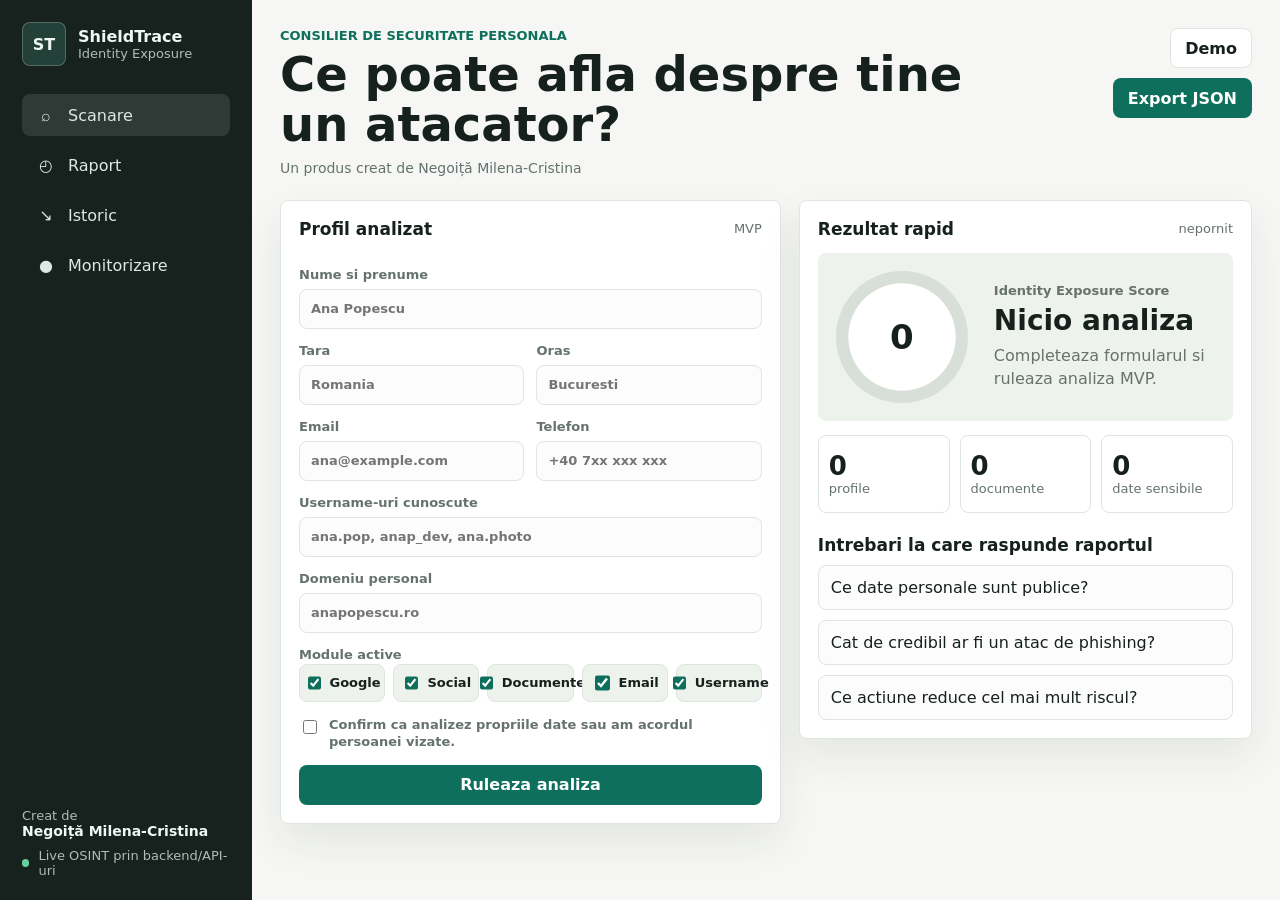
<file: index.html>
<!doctype html>
<html lang="ro">
  <head>
    <meta charset="UTF-8" />
    <meta name="viewport" content="width=device-width, initial-scale=1.0" />
    <meta name="author" content="Negoiță Milena-Cristina" />
    <meta
      name="description"
      content="ShieldTrace este un MVP de identity exposure creat de Negoiță Milena-Cristina."
    />
    <title>ShieldTrace | Identity Exposure</title>
    <link rel="stylesheet" href="./styles.css" />
  </head>
  <body>
    <div class="app-shell">
      <aside class="sidebar">
        <div class="brand">
          <div class="brand-mark">ST</div>
          <div>
            <strong>ShieldTrace</strong>
            <span>Identity Exposure</span>
          </div>
        </div>

        <nav class="nav-list" aria-label="Navigare principala">
          <button class="nav-item active" data-view="scan" type="button" title="Scanare">
            <span class="icon">⌕</span>
            <span>Scanare</span>
          </button>
          <button class="nav-item" data-view="report" type="button" title="Raport">
            <span class="icon">◴</span>
            <span>Raport</span>
          </button>
          <button class="nav-item" data-view="history" type="button" title="Istoric">
            <span class="icon">↘</span>
            <span>Istoric</span>
          </button>
          <button class="nav-item" data-view="monitoring" type="button" title="Monitorizare">
            <span class="icon">●</span>
            <span>Monitorizare</span>
          </button>
        </nav>

        <div class="sidebar-footer">
          <div class="creator-line">Creat de <strong>Negoiță Milena-Cristina</strong></div>
          <div class="demo-line">
            <span class="status-dot"></span>
            <span>Live OSINT prin backend/API-uri</span>
          </div>
        </div>
      </aside>

      <main class="workspace">
        <header class="topbar">
          <div>
            <p class="eyebrow">Consilier de securitate personala</p>
            <h1>Ce poate afla despre tine un atacator?</h1>
            <p class="creator-note">Un produs creat de Negoiță Milena-Cristina</p>
          </div>
          <div class="topbar-actions">
            <button class="ghost-button" id="loadSample" type="button">Demo</button>
            <button class="primary-button" id="exportReport" type="button">Export JSON</button>
          </div>
        </header>

        <section class="view active" id="view-scan">
          <div class="layout-grid">
            <form class="panel form-panel" id="scanForm">
              <div class="section-heading">
                <h2>Profil analizat</h2>
                <span>MVP</span>
              </div>

              <label>
                <span>Nume si prenume</span>
                <input name="fullName" autocomplete="name" placeholder="Ana Popescu" required />
              </label>

              <div class="two-col">
                <label>
                  <span>Tara</span>
                  <input name="country" autocomplete="country-name" placeholder="Romania" required />
                </label>
                <label>
                  <span>Oras</span>
                  <input name="city" autocomplete="address-level2" placeholder="Bucuresti" />
                </label>
              </div>

              <div class="two-col">
                <label>
                  <span>Email</span>
                  <input name="email" autocomplete="email" placeholder="ana@example.com" />
                </label>
                <label>
                  <span>Telefon</span>
                  <input name="phone" autocomplete="tel" placeholder="+40 7xx xxx xxx" />
                </label>
              </div>

              <label>
                <span>Username-uri cunoscute</span>
                <input name="usernames" placeholder="ana.pop, anap_dev, ana.photo" />
              </label>

              <label>
                <span>Domeniu personal</span>
                <input name="domain" placeholder="anapopescu.ro" />
              </label>

              <fieldset class="module-grid">
                <legend>Module active</legend>
                <label class="check-card">
                  <input type="checkbox" name="modules" value="google" checked />
                  <span>Google</span>
                </label>
                <label class="check-card">
                  <input type="checkbox" name="modules" value="social" checked />
                  <span>Social</span>
                </label>
                <label class="check-card">
                  <input type="checkbox" name="modules" value="documents" checked />
                  <span>Documente</span>
                </label>
                <label class="check-card">
                  <input type="checkbox" name="modules" value="email" checked />
                  <span>Email</span>
                </label>
                <label class="check-card">
                  <input type="checkbox" name="modules" value="username" checked />
                  <span>Username</span>
                </label>
              </fieldset>

              <label class="consent-row">
                <input type="checkbox" name="consent" required />
                <span>Confirm ca analizez propriile date sau am acordul persoanei vizate.</span>
              </label>

              <button class="primary-button full" type="submit">Ruleaza analiza</button>
            </form>

            <section class="panel live-panel">
              <div class="section-heading">
                <h2>Rezultat rapid</h2>
                <span id="scanState">nepornit</span>
              </div>

              <div class="score-card">
                <div class="score-ring" id="scoreRing" style="--score: 0">
                  <span id="scoreValue">0</span>
                </div>
                <div>
                  <p class="score-label">Identity Exposure Score</p>
                  <h3 id="riskLevel">Nicio analiza</h3>
                  <p id="riskSummary">Completeaza formularul si ruleaza analiza MVP.</p>
                </div>
              </div>

              <div class="metrics-row" id="metricsRow">
                <div><strong>0</strong><span>profile</span></div>
                <div><strong>0</strong><span>documente</span></div>
                <div><strong>0</strong><span>date sensibile</span></div>
              </div>

              <div class="section-heading compact">
                <h2>Intrebari la care raspunde raportul</h2>
              </div>
              <div class="question-list">
                <span>Ce date personale sunt publice?</span>
                <span>Cat de credibil ar fi un atac de phishing?</span>
                <span>Ce actiune reduce cel mai mult riscul?</span>
              </div>
            </section>
          </div>
        </section>

        <section class="view" id="view-report">
          <div class="report-grid">
            <section class="panel report-main">
              <div class="section-heading">
                <h2>Raport de expunere</h2>
                <span id="reportDate">-</span>
              </div>
              <div id="aiAnalysis" class="analysis-box">
                Ruleaza o analiza pentru a genera raportul.
              </div>
              <div class="section-heading compact">
                <h2>Date gasite online</h2>
                <span>justificare scor</span>
              </div>
              <div class="evidence-list" id="evidenceList"></div>
              <div class="section-heading compact">
                <h2>Factori de risc</h2>
                <span>punctaj</span>
              </div>
              <div class="finding-table" id="findingTable"></div>
            </section>

            <section class="panel">
              <div class="section-heading">
                <h2>Recomandari</h2>
                <span>impact</span>
              </div>
              <div class="recommendation-list" id="recommendations"></div>
            </section>
          </div>
        </section>

        <section class="view" id="view-history">
          <section class="panel">
            <div class="section-heading">
              <h2>Evolutia scorului</h2>
              <span>ultimele scanari</span>
            </div>
            <div class="chart" id="historyChart"></div>
          </section>
        </section>

        <section class="view" id="view-monitoring">
          <section class="panel">
            <div class="section-heading">
              <h2>Monitorizare</h2>
              <span>saptamanal</span>
            </div>
            <div class="alert-list" id="alertsList"></div>
          </section>
        </section>
      </main>
    </div>

    <script src="./app.js"></script>
  </body>
</html>
</file>
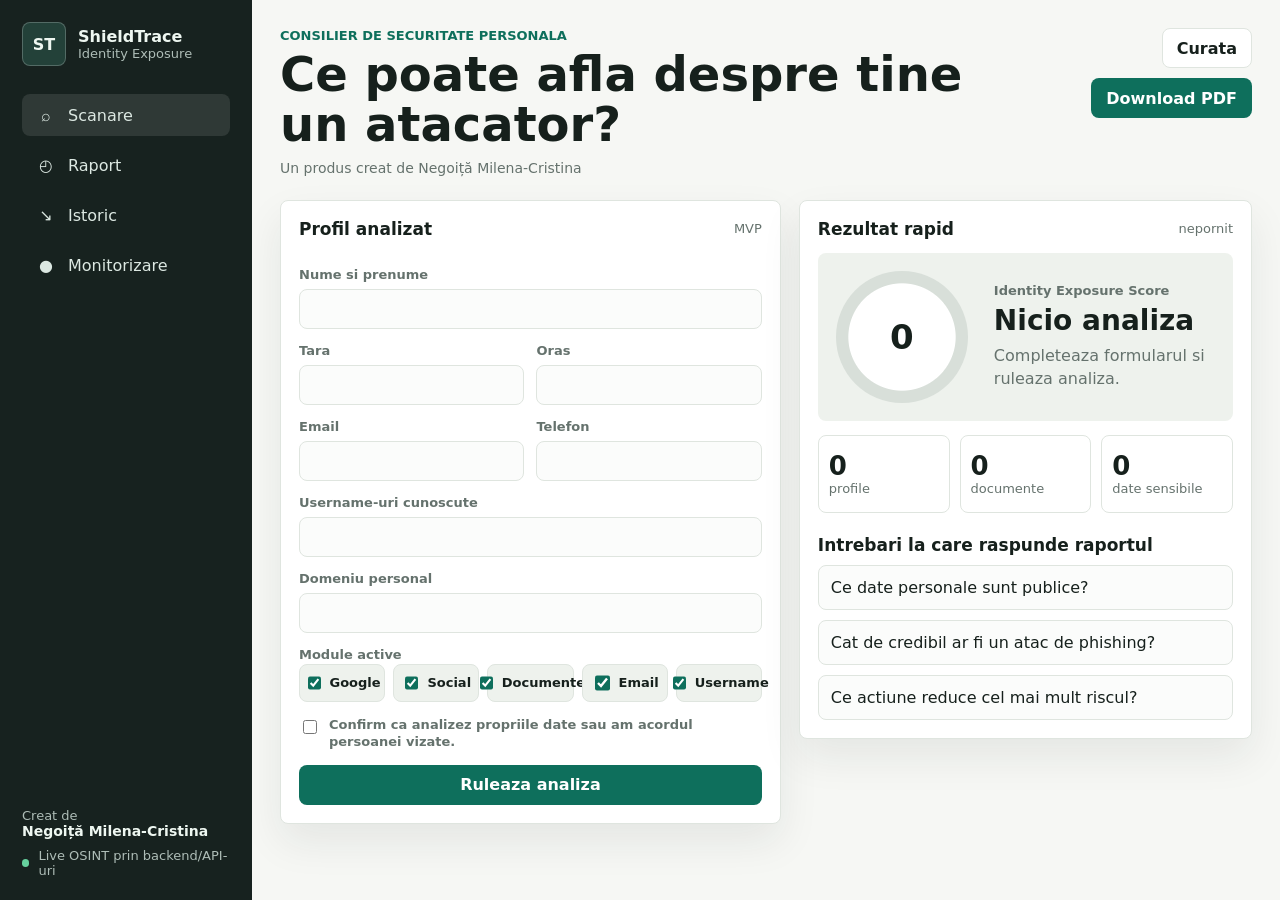
<file: outputs/index.html>
<!doctype html>
<html lang="ro">
  <head>
    <meta charset="UTF-8" />
    <meta name="viewport" content="width=device-width, initial-scale=1.0" />
    <meta name="author" content="Negoiță Milena-Cristina" />
    <meta
      name="description"
      content="ShieldTrace este un MVP de identity exposure creat de Negoiță Milena-Cristina."
    />
    <title>ShieldTrace | Identity Exposure</title>
    <link rel="stylesheet" href="./styles.css" />
  </head>
  <body>
    <div class="app-shell">
      <aside class="sidebar">
        <div class="brand">
          <div class="brand-mark">ST</div>
          <div>
            <strong>ShieldTrace</strong>
            <span>Identity Exposure</span>
          </div>
        </div>

        <nav class="nav-list" aria-label="Navigare principala">
          <button class="nav-item active" data-view="scan" type="button" title="Scanare">
            <span class="icon">⌕</span>
            <span>Scanare</span>
          </button>
          <button class="nav-item" data-view="report" type="button" title="Raport">
            <span class="icon">◴</span>
            <span>Raport</span>
          </button>
          <button class="nav-item" data-view="history" type="button" title="Istoric">
            <span class="icon">↘</span>
            <span>Istoric</span>
          </button>
          <button class="nav-item" data-view="monitoring" type="button" title="Monitorizare">
            <span class="icon">●</span>
            <span>Monitorizare</span>
          </button>
        </nav>

        <div class="sidebar-footer">
          <div class="creator-line">Creat de <strong>Negoiță Milena-Cristina</strong></div>
          <div class="status-line">
            <span class="status-dot"></span>
            <span>Live OSINT prin backend/API-uri</span>
          </div>
        </div>
      </aside>

      <main class="workspace">
        <header class="topbar">
          <div>
            <p class="eyebrow">Consilier de securitate personala</p>
            <h1>Ce poate afla despre tine un atacator?</h1>
            <p class="creator-note">Un produs creat de Negoiță Milena-Cristina</p>
          </div>
          <div class="topbar-actions">
            <button class="ghost-button" id="clearForm" type="button">Curata</button>
            <button class="primary-button" id="exportReport" type="button">Download PDF</button>
          </div>
        </header>

        <section class="view active" id="view-scan">
          <div class="layout-grid">
            <form class="panel form-panel" id="scanForm">
              <div class="section-heading">
                <h2>Profil analizat</h2>
                <span>MVP</span>
              </div>

              <label>
                <span>Nume si prenume</span>
                <input name="fullName" autocomplete="name" required />
              </label>

              <div class="two-col">
                <label>
                  <span>Tara</span>
                  <input name="country" autocomplete="country-name" required />
                </label>
                <label>
                  <span>Oras</span>
                  <input name="city" autocomplete="address-level2" />
                </label>
              </div>

              <div class="two-col">
                <label>
                  <span>Email</span>
                  <input name="email" autocomplete="email" />
                </label>
                <label>
                  <span>Telefon</span>
                  <input name="phone" autocomplete="tel" />
                </label>
              </div>

              <label>
                <span>Username-uri cunoscute</span>
                <input name="usernames" />
              </label>

              <label>
                <span>Domeniu personal</span>
                <input name="domain" />
              </label>

              <fieldset class="module-grid">
                <legend>Module active</legend>
                <label class="check-card">
                  <input type="checkbox" name="modules" value="google" checked />
                  <span>Google</span>
                </label>
                <label class="check-card">
                  <input type="checkbox" name="modules" value="social" checked />
                  <span>Social</span>
                </label>
                <label class="check-card">
                  <input type="checkbox" name="modules" value="documents" checked />
                  <span>Documente</span>
                </label>
                <label class="check-card">
                  <input type="checkbox" name="modules" value="email" checked />
                  <span>Email</span>
                </label>
                <label class="check-card">
                  <input type="checkbox" name="modules" value="username" checked />
                  <span>Username</span>
                </label>
              </fieldset>

              <label class="consent-row">
                <input type="checkbox" name="consent" required />
                <span>Confirm ca analizez propriile date sau am acordul persoanei vizate.</span>
              </label>

              <button class="primary-button full" type="submit">Ruleaza analiza</button>
            </form>

            <section class="panel live-panel">
              <div class="section-heading">
                <h2>Rezultat rapid</h2>
                <span id="scanState">nepornit</span>
              </div>

              <div class="score-card">
                <div class="score-ring" id="scoreRing" style="--score: 0">
                  <span id="scoreValue">0</span>
                </div>
                <div>
                  <p class="score-label">Identity Exposure Score</p>
                  <h3 id="riskLevel">Nicio analiza</h3>
                  <p id="riskSummary">Completeaza formularul si ruleaza analiza.</p>
                </div>
              </div>

              <div class="metrics-row" id="metricsRow">
                <div><strong>0</strong><span>profile</span></div>
                <div><strong>0</strong><span>documente</span></div>
                <div><strong>0</strong><span>date sensibile</span></div>
              </div>

              <div class="section-heading compact">
                <h2>Intrebari la care raspunde raportul</h2>
              </div>
              <div class="question-list">
                <span>Ce date personale sunt publice?</span>
                <span>Cat de credibil ar fi un atac de phishing?</span>
                <span>Ce actiune reduce cel mai mult riscul?</span>
              </div>
            </section>
          </div>
        </section>

        <section class="view" id="view-report">
          <div class="report-grid">
            <section class="panel report-main">
              <div class="section-heading">
                <h2>Raport de expunere</h2>
                <span id="reportDate">-</span>
              </div>
              <div id="aiAnalysis" class="analysis-box">
                Ruleaza o analiza pentru a genera raportul.
              </div>
              <div class="section-heading compact">
                <h2>Date gasite online</h2>
                <span>justificare scor</span>
              </div>
              <div class="evidence-list" id="evidenceList"></div>
              <div class="section-heading compact">
                <h2>Factori de risc</h2>
                <span>punctaj</span>
              </div>
              <div class="finding-table" id="findingTable"></div>
            </section>

            <section class="panel">
              <div class="section-heading">
                <h2>Recomandari</h2>
                <span>impact</span>
              </div>
              <div class="recommendation-list" id="recommendations"></div>
            </section>
          </div>
        </section>

        <section class="view" id="view-history">
          <section class="panel">
            <div class="section-heading">
              <h2>Evolutia scorului</h2>
              <span>ultimele scanari</span>
            </div>
            <div class="chart" id="historyChart"></div>
          </section>
        </section>

        <section class="view" id="view-monitoring">
          <section class="panel">
            <div class="section-heading">
              <h2>Monitorizare</h2>
              <span>saptamanal</span>
            </div>
            <div class="alert-list" id="alertsList"></div>
          </section>
        </section>
      </main>
    </div>

    <script src="./app.js"></script>
  </body>
</html>
</file>
<file: styles.css>
:root {
  color-scheme: light;
  --bg: #f6f7f4;
  --surface: #ffffff;
  --surface-2: #eef2ed;
  --ink: #16201c;
  --muted: #65726d;
  --line: #dfe5df;
  --accent: #0e6f5c;
  --accent-2: #d85f38;
  --warn: #c58a16;
  --danger: #b93232;
  --ok: #21845b;
  --shadow: 0 18px 40px rgba(28, 39, 34, 0.08);
}

* {
  box-sizing: border-box;
}

body {
  margin: 0;
  min-height: 100vh;
  background: var(--bg);
  color: var(--ink);
  font-family:
    Inter, ui-sans-serif, system-ui, -apple-system, BlinkMacSystemFont, "Segoe UI",
    sans-serif;
}

button,
input {
  font: inherit;
}

.app-shell {
  display: grid;
  grid-template-columns: 252px minmax(0, 1fr);
  min-height: 100vh;
}

.sidebar {
  display: flex;
  flex-direction: column;
  gap: 28px;
  padding: 22px;
  background: #17221f;
  color: #eef7f1;
}

.brand {
  display: flex;
  align-items: center;
  gap: 12px;
}

.brand-mark {
  display: grid;
  width: 44px;
  height: 44px;
  place-items: center;
  border: 1px solid rgba(255, 255, 255, 0.22);
  background: #234139;
  border-radius: 8px;
  font-weight: 800;
}

.brand span {
  display: block;
  color: #aebdb7;
  font-size: 13px;
}

.nav-list {
  display: grid;
  gap: 8px;
}

.nav-item {
  display: flex;
  align-items: center;
  gap: 10px;
  width: 100%;
  min-height: 42px;
  border: 0;
  border-radius: 8px;
  background: transparent;
  color: #dce8e2;
  cursor: pointer;
  padding: 0 12px;
  text-align: left;
}

.nav-item:hover,
.nav-item.active {
  background: rgba(255, 255, 255, 0.1);
}

.icon {
  display: grid;
  width: 24px;
  height: 24px;
  place-items: center;
}

.sidebar-footer,
.demo-line {
  display: flex;
  align-items: center;
  gap: 9px;
  color: #aebdb7;
  font-size: 13px;
}

.sidebar-footer {
  flex-direction: column;
  align-items: flex-start;
  margin-top: auto;
}

.creator-line strong {
  display: block;
  color: #eef7f1;
  font-size: 14px;
}

.status-dot {
  width: 8px;
  height: 8px;
  background: #66d19e;
  border-radius: 50%;
}

.workspace {
  padding: 28px;
  overflow: auto;
}

.topbar {
  display: flex;
  align-items: flex-start;
  justify-content: space-between;
  gap: 16px;
  margin-bottom: 24px;
}

.eyebrow {
  margin: 0 0 6px;
  color: var(--accent);
  font-size: 13px;
  font-weight: 700;
  text-transform: uppercase;
}

.creator-note {
  margin: 10px 0 0;
  color: var(--muted);
  font-size: 14px;
}

h1,
h2,
h3,
p {
  margin-top: 0;
}

h1 {
  max-width: 760px;
  margin-bottom: 0;
  font-size: clamp(28px, 4vw, 48px);
  line-height: 1.05;
}

h2 {
  margin-bottom: 0;
  font-size: 17px;
}

.topbar-actions {
  display: flex;
  gap: 10px;
  flex-wrap: wrap;
  justify-content: flex-end;
}

.primary-button,
.ghost-button {
  min-height: 40px;
  border-radius: 8px;
  border: 1px solid transparent;
  cursor: pointer;
  padding: 0 14px;
  font-weight: 700;
}

.primary-button {
  background: var(--accent);
  color: white;
}

.primary-button:hover {
  background: #0a5d4c;
}

.ghost-button {
  border-color: var(--line);
  background: var(--surface);
  color: var(--ink);
}

.full {
  width: 100%;
}

.view {
  display: none;
}

.view.active {
  display: block;
}

.layout-grid,
.report-grid {
  display: grid;
  grid-template-columns: minmax(320px, 1.05fr) minmax(300px, 0.95fr);
  gap: 18px;
  align-items: start;
}

.panel {
  border: 1px solid var(--line);
  background: var(--surface);
  border-radius: 8px;
  box-shadow: var(--shadow);
  padding: 18px;
}

.form-panel {
  display: grid;
  gap: 14px;
}

.section-heading {
  display: flex;
  align-items: center;
  justify-content: space-between;
  gap: 14px;
  margin-bottom: 14px;
}

.section-heading span {
  color: var(--muted);
  font-size: 13px;
}

.compact {
  margin-top: 22px;
  margin-bottom: 10px;
}

label {
  display: grid;
  gap: 7px;
  color: var(--muted);
  font-size: 13px;
  font-weight: 650;
}

input[type="text"],
input[type="email"],
input[type="tel"],
input:not([type]) {
  width: 100%;
}

input[type="text"],
input[type="email"],
input[type="tel"],
input:not([type]) {
  min-height: 40px;
  border: 1px solid var(--line);
  border-radius: 8px;
  background: #fbfcfb;
  color: var(--ink);
  padding: 0 11px;
}

input[type="checkbox"] {
  width: 16px;
  height: 16px;
  accent-color: var(--accent);
}

input:focus {
  border-color: var(--accent);
  outline: 3px solid rgba(14, 111, 92, 0.14);
}

.two-col {
  display: grid;
  grid-template-columns: 1fr 1fr;
  gap: 12px;
}

.module-grid {
  display: grid;
  grid-template-columns: repeat(5, minmax(0, 1fr));
  gap: 8px;
  border: 0;
  margin: 0;
  padding: 0;
}

.module-grid legend {
  grid-column: 1 / -1;
  color: var(--muted);
  font-size: 13px;
  font-weight: 700;
  padding: 0 0 2px;
}

.check-card {
  display: flex;
  min-height: 38px;
  align-items: center;
  justify-content: center;
  gap: 6px;
  border: 1px solid var(--line);
  border-radius: 8px;
  background: var(--surface-2);
  color: var(--ink);
  padding: 0 8px;
}

.consent-row {
  display: flex;
  align-items: flex-start;
  gap: 9px;
  line-height: 1.35;
}

.score-card {
  display: grid;
  grid-template-columns: 140px minmax(0, 1fr);
  gap: 18px;
  align-items: center;
  padding: 18px;
  background: var(--surface-2);
  border-radius: 8px;
}

.score-ring {
  display: grid;
  width: 132px;
  height: 132px;
  place-items: center;
  border-radius: 50%;
  background:
    radial-gradient(circle at center, var(--surface) 0 57%, transparent 58%),
    conic-gradient(var(--ring-color, var(--accent)) calc(var(--score) * 1%), #d8dfd9 0);
}

.score-ring span {
  font-size: 34px;
  font-weight: 850;
}

.score-label {
  margin-bottom: 6px;
  color: var(--muted);
  font-size: 13px;
  font-weight: 700;
}

.score-card h3 {
  margin-bottom: 7px;
  font-size: 28px;
}

.score-card p:last-child {
  margin-bottom: 0;
  color: var(--muted);
  line-height: 1.45;
}

.metrics-row {
  display: grid;
  grid-template-columns: repeat(3, 1fr);
  gap: 10px;
  margin-top: 14px;
}

.metrics-row div {
  display: grid;
  min-height: 78px;
  align-content: center;
  border: 1px solid var(--line);
  border-radius: 8px;
  padding: 10px;
}

.metrics-row strong {
  font-size: 26px;
}

.metrics-row span {
  color: var(--muted);
  font-size: 13px;
}

.question-list,
.evidence-list,
.recommendation-list,
.alert-list {
  display: grid;
  gap: 10px;
}

.question-list span,
.alert-item,
.recommendation,
.evidence-card,
.finding-row {
  border: 1px solid var(--line);
  border-radius: 8px;
  background: #fbfcfb;
  padding: 12px;
}

.analysis-box {
  margin-bottom: 14px;
  border-left: 4px solid var(--accent);
  background: var(--surface-2);
  border-radius: 0 8px 8px 0;
  padding: 14px;
  line-height: 1.55;
}

.finding-table {
  display: grid;
  gap: 9px;
}

.finding-row {
  display: grid;
  grid-template-columns: 1fr auto;
  gap: 12px;
  align-items: center;
}

.evidence-card {
  display: grid;
  gap: 10px;
}

.evidence-topline,
.evidence-meta {
  display: flex;
  align-items: center;
  justify-content: space-between;
  gap: 10px;
  flex-wrap: wrap;
}

.evidence-value {
  color: var(--ink);
  font-weight: 800;
}

.evidence-url {
  display: block;
  overflow-wrap: anywhere;
  color: var(--accent);
  font-size: 13px;
  font-weight: 700;
}

.evidence-snippet {
  margin: 0;
  color: var(--muted);
  line-height: 1.45;
}

.finding-row strong,
.recommendation strong,
.evidence-card strong,
.alert-item strong {
  display: block;
  margin-bottom: 4px;
}

.finding-row span,
.recommendation span,
.evidence-card span,
.alert-item span {
  color: var(--muted);
  font-size: 13px;
}

.pill {
  border-radius: 999px;
  background: #e3ece8;
  color: #1b5d4d;
  padding: 5px 9px;
  font-size: 12px;
  font-weight: 800;
}

.recommendation {
  display: grid;
  grid-template-columns: 1fr 58px;
  gap: 12px;
  align-items: center;
}

.impact {
  color: var(--accent-2);
  font-weight: 850;
  text-align: right;
}

.chart {
  display: grid;
  grid-template-columns: repeat(6, minmax(48px, 1fr));
  gap: 12px;
  min-height: 300px;
  align-items: end;
  padding-top: 24px;
}

.bar-wrap {
  display: grid;
  gap: 8px;
  text-align: center;
}

.bar {
  min-height: 28px;
  border-radius: 8px 8px 0 0;
  background: linear-gradient(180deg, #d85f38, #0e6f5c);
}

.bar-wrap strong {
  font-size: 13px;
}

.bar-wrap span {
  color: var(--muted);
  font-size: 12px;
}

@media (max-width: 980px) {
  .app-shell {
    grid-template-columns: 1fr;
  }

  .sidebar {
    position: sticky;
    top: 0;
    z-index: 5;
    flex-direction: row;
    align-items: center;
    overflow-x: auto;
  }

  .nav-list {
    display: flex;
  }

  .sidebar-footer {
    display: none;
  }

  .layout-grid,
  .report-grid {
    grid-template-columns: 1fr;
  }
}

@media (max-width: 680px) {
  .workspace {
    padding: 18px;
  }

  .topbar,
  .score-card {
    grid-template-columns: 1fr;
    display: grid;
  }

  .topbar-actions {
    justify-content: stretch;
  }

  .topbar-actions button {
    flex: 1;
  }

  .two-col,
  .module-grid,
  .metrics-row,
  .chart {
    grid-template-columns: 1fr;
  }

  .sidebar {
    padding: 14px;
  }
}
</file>
<file: outputs/styles.css>
:root {
  color-scheme: light;
  --bg: #f6f7f4;
  --surface: #ffffff;
  --surface-2: #eef2ed;
  --ink: #16201c;
  --muted: #65726d;
  --line: #dfe5df;
  --accent: #0e6f5c;
  --accent-2: #d85f38;
  --warn: #c58a16;
  --danger: #b93232;
  --ok: #21845b;
  --shadow: 0 18px 40px rgba(28, 39, 34, 0.08);
}

* {
  box-sizing: border-box;
}

body {
  margin: 0;
  min-height: 100vh;
  background: var(--bg);
  color: var(--ink);
  font-family:
    Inter, ui-sans-serif, system-ui, -apple-system, BlinkMacSystemFont, "Segoe UI",
    sans-serif;
}

button,
input {
  font: inherit;
}

.app-shell {
  display: grid;
  grid-template-columns: 252px minmax(0, 1fr);
  min-height: 100vh;
}

.sidebar {
  display: flex;
  flex-direction: column;
  gap: 28px;
  padding: 22px;
  background: #17221f;
  color: #eef7f1;
}

.brand {
  display: flex;
  align-items: center;
  gap: 12px;
}

.brand-mark {
  display: grid;
  width: 44px;
  height: 44px;
  place-items: center;
  border: 1px solid rgba(255, 255, 255, 0.22);
  background: #234139;
  border-radius: 8px;
  font-weight: 800;
}

.brand span {
  display: block;
  color: #aebdb7;
  font-size: 13px;
}

.nav-list {
  display: grid;
  gap: 8px;
}

.nav-item {
  display: flex;
  align-items: center;
  gap: 10px;
  width: 100%;
  min-height: 42px;
  border: 0;
  border-radius: 8px;
  background: transparent;
  color: #dce8e2;
  cursor: pointer;
  padding: 0 12px;
  text-align: left;
}

.nav-item:hover,
.nav-item.active {
  background: rgba(255, 255, 255, 0.1);
}

.icon {
  display: grid;
  width: 24px;
  height: 24px;
  place-items: center;
}

.sidebar-footer,
.status-line {
  display: flex;
  align-items: center;
  gap: 9px;
  color: #aebdb7;
  font-size: 13px;
}

.sidebar-footer {
  flex-direction: column;
  align-items: flex-start;
  margin-top: auto;
}

.creator-line strong {
  display: block;
  color: #eef7f1;
  font-size: 14px;
}

.status-dot {
  width: 8px;
  height: 8px;
  background: #66d19e;
  border-radius: 50%;
}

.workspace {
  padding: 28px;
  overflow: auto;
}

.topbar {
  display: flex;
  align-items: flex-start;
  justify-content: space-between;
  gap: 16px;
  margin-bottom: 24px;
}

.eyebrow {
  margin: 0 0 6px;
  color: var(--accent);
  font-size: 13px;
  font-weight: 700;
  text-transform: uppercase;
}

.creator-note {
  margin: 10px 0 0;
  color: var(--muted);
  font-size: 14px;
}

h1,
h2,
h3,
p {
  margin-top: 0;
}

h1 {
  max-width: 760px;
  margin-bottom: 0;
  font-size: clamp(28px, 4vw, 48px);
  line-height: 1.05;
}

h2 {
  margin-bottom: 0;
  font-size: 17px;
}

.topbar-actions {
  display: flex;
  gap: 10px;
  flex-wrap: wrap;
  justify-content: flex-end;
}

.primary-button,
.ghost-button {
  min-height: 40px;
  border-radius: 8px;
  border: 1px solid transparent;
  cursor: pointer;
  padding: 0 14px;
  font-weight: 700;
}

.primary-button {
  background: var(--accent);
  color: white;
}

.primary-button:hover {
  background: #0a5d4c;
}

.ghost-button {
  border-color: var(--line);
  background: var(--surface);
  color: var(--ink);
}

.full {
  width: 100%;
}

.view {
  display: none;
}

.view.active {
  display: block;
}

.layout-grid,
.report-grid {
  display: grid;
  grid-template-columns: minmax(320px, 1.05fr) minmax(300px, 0.95fr);
  gap: 18px;
  align-items: start;
}

.panel {
  border: 1px solid var(--line);
  background: var(--surface);
  border-radius: 8px;
  box-shadow: var(--shadow);
  padding: 18px;
}

.form-panel {
  display: grid;
  gap: 14px;
}

.section-heading {
  display: flex;
  align-items: center;
  justify-content: space-between;
  gap: 14px;
  margin-bottom: 14px;
}

.section-heading span {
  color: var(--muted);
  font-size: 13px;
}

.compact {
  margin-top: 22px;
  margin-bottom: 10px;
}

label {
  display: grid;
  gap: 7px;
  color: var(--muted);
  font-size: 13px;
  font-weight: 650;
}

input[type="text"],
input[type="email"],
input[type="tel"],
input:not([type]) {
  width: 100%;
}

input[type="text"],
input[type="email"],
input[type="tel"],
input:not([type]) {
  min-height: 40px;
  border: 1px solid var(--line);
  border-radius: 8px;
  background: #fbfcfb;
  color: var(--ink);
  padding: 0 11px;
}

input[type="checkbox"] {
  width: 16px;
  height: 16px;
  accent-color: var(--accent);
}

input:focus {
  border-color: var(--accent);
  outline: 3px solid rgba(14, 111, 92, 0.14);
}

.two-col {
  display: grid;
  grid-template-columns: 1fr 1fr;
  gap: 12px;
}

.module-grid {
  display: grid;
  grid-template-columns: repeat(5, minmax(0, 1fr));
  gap: 8px;
  border: 0;
  margin: 0;
  padding: 0;
}

.module-grid legend {
  grid-column: 1 / -1;
  color: var(--muted);
  font-size: 13px;
  font-weight: 700;
  padding: 0 0 2px;
}

.check-card {
  display: flex;
  min-height: 38px;
  align-items: center;
  justify-content: center;
  gap: 6px;
  border: 1px solid var(--line);
  border-radius: 8px;
  background: var(--surface-2);
  color: var(--ink);
  padding: 0 8px;
}

.consent-row {
  display: flex;
  align-items: flex-start;
  gap: 9px;
  line-height: 1.35;
}

.score-card {
  display: grid;
  grid-template-columns: 140px minmax(0, 1fr);
  gap: 18px;
  align-items: center;
  padding: 18px;
  background: var(--surface-2);
  border-radius: 8px;
}

.score-ring {
  display: grid;
  width: 132px;
  height: 132px;
  place-items: center;
  border-radius: 50%;
  background:
    radial-gradient(circle at center, var(--surface) 0 57%, transparent 58%),
    conic-gradient(var(--ring-color, var(--accent)) calc(var(--score) * 1%), #d8dfd9 0);
}

.score-ring span {
  font-size: 34px;
  font-weight: 850;
}

.score-label {
  margin-bottom: 6px;
  color: var(--muted);
  font-size: 13px;
  font-weight: 700;
}

.score-card h3 {
  margin-bottom: 7px;
  font-size: 28px;
}

.score-card p:last-child {
  margin-bottom: 0;
  color: var(--muted);
  line-height: 1.45;
}

.metrics-row {
  display: grid;
  grid-template-columns: repeat(3, 1fr);
  gap: 10px;
  margin-top: 14px;
}

.metrics-row div {
  display: grid;
  min-height: 78px;
  align-content: center;
  border: 1px solid var(--line);
  border-radius: 8px;
  padding: 10px;
}

.metrics-row strong {
  font-size: 26px;
}

.metrics-row span {
  color: var(--muted);
  font-size: 13px;
}

.question-list,
.evidence-list,
.recommendation-list,
.alert-list {
  display: grid;
  gap: 10px;
}

.question-list span,
.alert-item,
.recommendation,
.evidence-card,
.finding-row {
  border: 1px solid var(--line);
  border-radius: 8px;
  background: #fbfcfb;
  padding: 12px;
}

.analysis-box {
  margin-bottom: 14px;
  border-left: 4px solid var(--accent);
  background: var(--surface-2);
  border-radius: 0 8px 8px 0;
  padding: 14px;
  line-height: 1.55;
}

.finding-table {
  display: grid;
  gap: 9px;
}

.finding-row {
  display: grid;
  grid-template-columns: 1fr auto;
  gap: 12px;
  align-items: center;
}

.evidence-card {
  display: grid;
  gap: 10px;
}

.evidence-topline,
.evidence-meta {
  display: flex;
  align-items: center;
  justify-content: space-between;
  gap: 10px;
  flex-wrap: wrap;
}

.evidence-value {
  color: var(--ink);
  font-weight: 800;
}

.evidence-url {
  display: block;
  overflow-wrap: anywhere;
  color: var(--accent);
  font-size: 13px;
  font-weight: 700;
}

.evidence-snippet {
  margin: 0;
  color: var(--muted);
  line-height: 1.45;
}

.finding-row strong,
.recommendation strong,
.evidence-card strong,
.alert-item strong {
  display: block;
  margin-bottom: 4px;
}

.finding-row span,
.recommendation span,
.evidence-card span,
.alert-item span {
  color: var(--muted);
  font-size: 13px;
}

.pill {
  border-radius: 999px;
  background: #e3ece8;
  color: #1b5d4d;
  padding: 5px 9px;
  font-size: 12px;
  font-weight: 800;
}

.recommendation {
  display: grid;
  grid-template-columns: 1fr 58px;
  gap: 12px;
  align-items: center;
}

.impact {
  color: var(--accent-2);
  font-weight: 850;
  text-align: right;
}

.chart {
  display: grid;
  grid-template-columns: repeat(6, minmax(48px, 1fr));
  gap: 12px;
  min-height: 300px;
  align-items: end;
  padding-top: 24px;
}

.bar-wrap {
  display: grid;
  gap: 8px;
  text-align: center;
}

.bar {
  min-height: 28px;
  border-radius: 8px 8px 0 0;
  background: linear-gradient(180deg, #d85f38, #0e6f5c);
}

.bar-wrap strong {
  font-size: 13px;
}

.bar-wrap span {
  color: var(--muted);
  font-size: 12px;
}

@media (max-width: 980px) {
  .app-shell {
    grid-template-columns: 1fr;
  }

  .sidebar {
    position: sticky;
    top: 0;
    z-index: 5;
    flex-direction: row;
    align-items: center;
    overflow-x: auto;
  }

  .nav-list {
    display: flex;
  }

  .sidebar-footer {
    display: none;
  }

  .layout-grid,
  .report-grid {
    grid-template-columns: 1fr;
  }
}

@media (max-width: 680px) {
  .workspace {
    padding: 18px;
  }

  .topbar,
  .score-card {
    grid-template-columns: 1fr;
    display: grid;
  }

  .topbar-actions {
    justify-content: stretch;
  }

  .topbar-actions button {
    flex: 1;
  }

  .two-col,
  .module-grid,
  .metrics-row,
  .chart {
    grid-template-columns: 1fr;
  }

  .sidebar {
    padding: 14px;
  }
}
</file>
